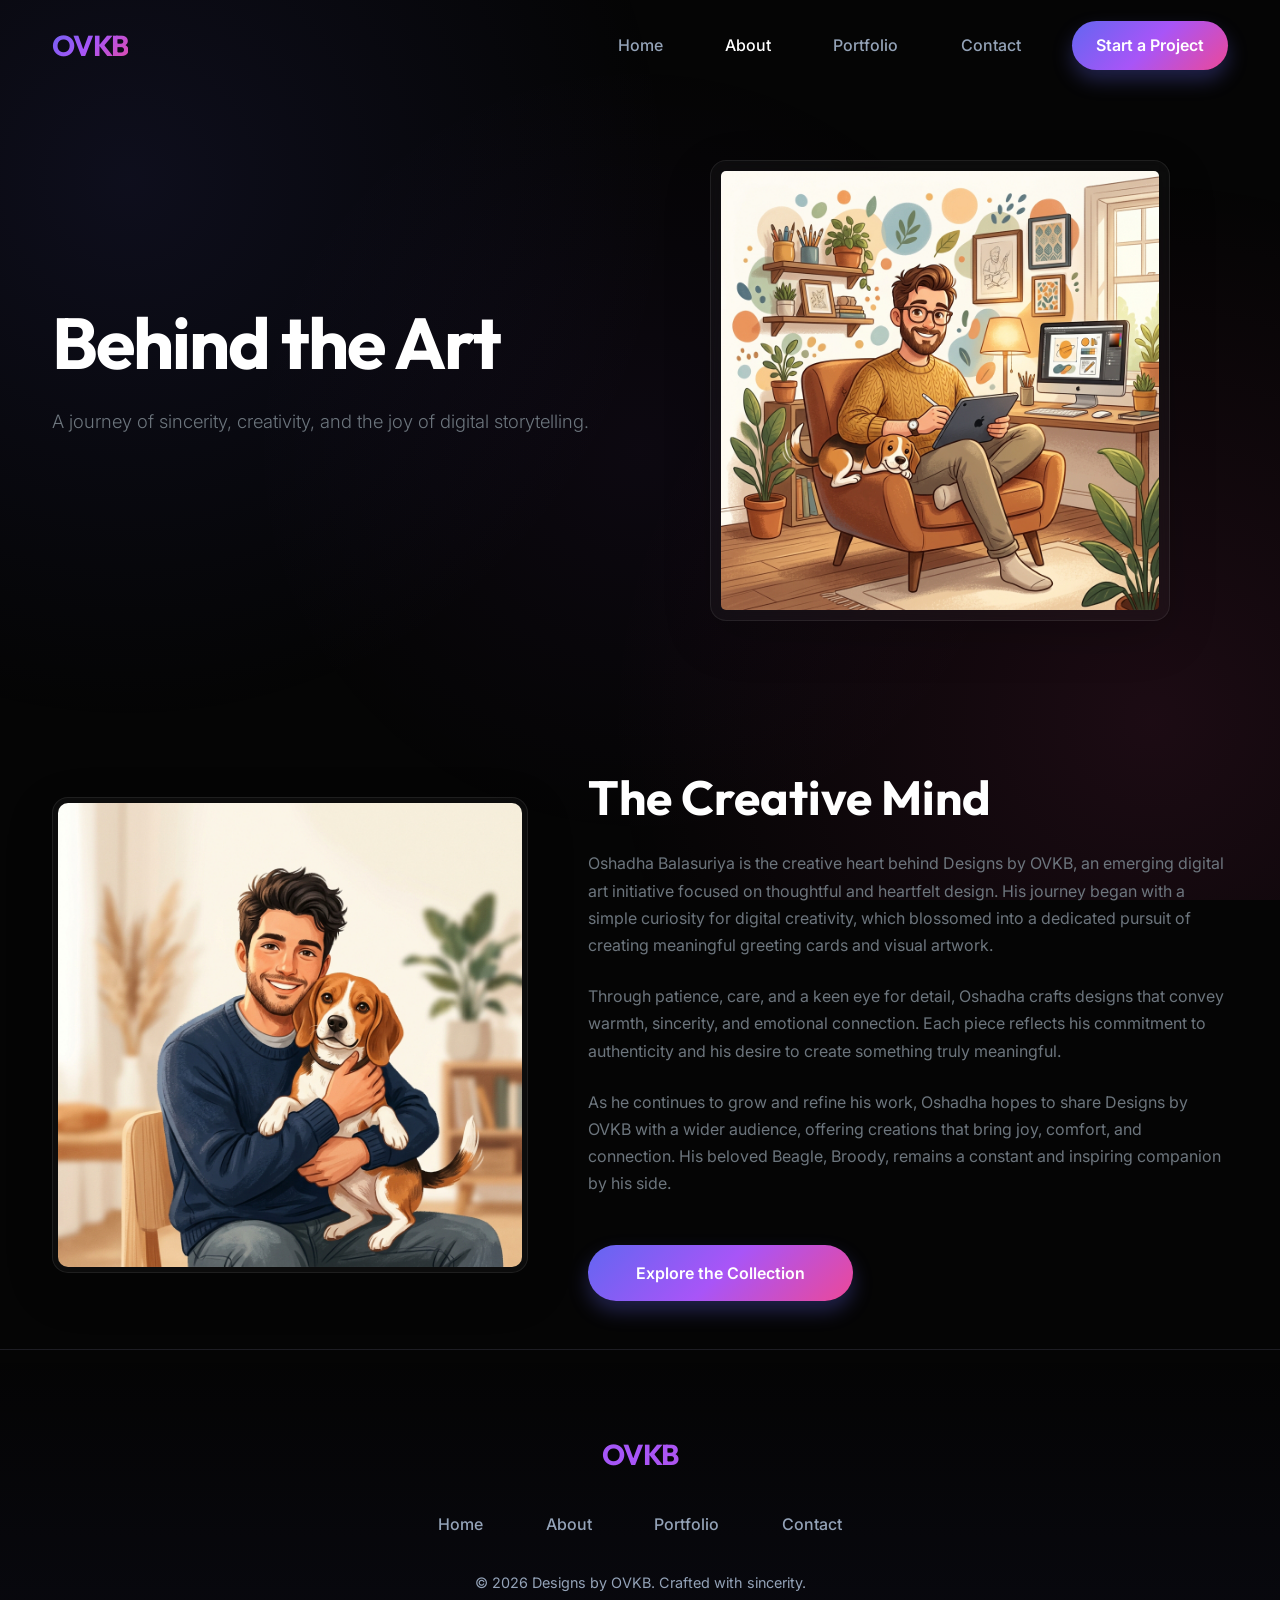
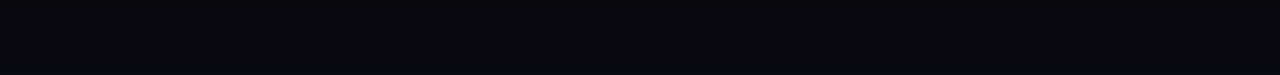
<file: about.html>
<!DOCTYPE html>
<html lang="en">
<head>
    <meta charset="UTF-8">
    <meta name="viewport" content="width=device-width, initial-scale=1.0">
    <link rel="icon" href="data:image/svg+xml,<svg xmlns=%22http://www.w3.org/2000/svg%22 viewBox=%220 0 100 100%22><text y=%22.9em%22 font-size=%2290%22>🎨</text></svg>">
    <title>About Us | Designs by OVKB</title>
    
    <!-- Bootstrap 5 & Google Fonts -->
    <link href="https://cdn.jsdelivr.net/npm/bootstrap@5.3.0/dist/css/bootstrap.min.css" rel="stylesheet">
    <link rel="preconnect" href="https://fonts.googleapis.com">
    <link rel="preconnect" href="https://fonts.gstatic.com" crossorigin>
    <link href="https://fonts.googleapis.com/css2?family=Outfit:wght@400;600;700&family=Inter:wght@300;400;500;600&display=swap" rel="stylesheet">
    
    <!-- Custom Styles -->
    <link rel="stylesheet" href="styles.css">
</head>
<body>
    <!-- Navbar -->
    <nav class="navbar navbar-expand-lg fixed-top py-3">
        <div class="container">
            <a href="index.html" class="navbar-brand logo">OVKB</a>
            <button class="navbar-toggler custom-toggler" type="button" data-bs-toggle="collapse" data-bs-target="#navbarNav">
                <span class="navbar-toggler-icon"></span>
            </button>
            <div class="collapse navbar-collapse" id="navbarNav">
                <ul class="navbar-nav ms-auto gap-lg-4 align-items-center">
                    <li class="nav-item"><a href="index.html" class="nav-link">Home</a></li>
                    <li class="nav-item"><a href="about.html" class="nav-link active">About</a></li>
                    <li class="nav-item"><a href="portfolio.html" class="nav-link">Portfolio</a></li>
                    <li class="nav-item"><a href="contact.html" class="nav-link">Contact</a></li>
                    <li class="nav-item ms-lg-2">
                        <a href="contact.html" class="btn btn-primary rounded-pill px-4 shine-effect">Start a Project</a>
                    </li>
                </ul>
            </div>
        </div>
    </nav>

    <header class="hero">
        <div class="container">
            <div class="row align-items-center gy-5">
                <div class="col-lg-6 reveal">
                    <h1 class="display-3 fw-bold mb-4">Behind the Art</h1>
                    <p class="lead text-secondary">A journey of sincerity, creativity, and the joy of digital storytelling.</p>
                </div>
                <div class="col-lg-6 reveal text-center">
                    <img src="about_v2.png" alt="About Art" class="img-fluid rounded-4 shadow-lg hero-img" style="max-width: 80%;">
                </div>
            </div>
        </div>
    </header>

    <section class="section py-5">
        <div class="container">
            <div class="row align-items-center gy-5">
                <div class="col-lg-5 reveal">
                    <div class="position-relative">
                        <img src="about.png" alt="Oshadha and Broody" class="img-fluid rounded-4 shadow-lg" style="border: 1px solid var(--glass-border); padding: 5px; background: var(--glass);">
                    </div>
                </div>
                <div class="col-lg-7 ps-lg-5 reveal">
                    <h2 class="display-5 fw-bold mb-4">The Creative Mind</h2>
                    <p class="text-secondary mb-4">Oshadha Balasuriya is the creative heart behind Designs by OVKB, an emerging digital art initiative focused on thoughtful and heartfelt design. His journey began with a simple curiosity for digital creativity, which blossomed into a dedicated pursuit of creating meaningful greeting cards and visual artwork.</p>
                    <p class="text-secondary mb-4">Through patience, care, and a keen eye for detail, Oshadha crafts designs that convey warmth, sincerity, and emotional connection. Each piece reflects his commitment to authenticity and his desire to create something truly meaningful.</p>
                    <p class="text-secondary mb-5">As he continues to grow and refine his work, Oshadha hopes to share Designs by OVKB with a wider audience, offering creations that bring joy, comfort, and connection. His beloved Beagle, Broody, remains a constant and inspiring companion by his side.</p>
                    <a href="portfolio.html" class="btn btn-primary rounded-pill px-5 py-3 shine-effect">Explore the Collection</a>
                </div>
            </div>
        </div>
    </section>

    <!-- Footer -->
    <footer class="footer">
        <div class="container text-center">
            <a href="index.html" class="logo d-block mb-4">OVKB</a>
            <div class="d-flex justify-content-center flex-wrap gap-4 mb-4">
                <a href="index.html" class="nav-link">Home</a>
                <a href="about.html" class="nav-link">About</a>
                <a href="portfolio.html" class="nav-link">Portfolio</a>
                <a href="contact.html" class="nav-link">Contact</a>
            </div>
            <p class="copyright mb-0">&copy; 2026 Designs by OVKB. Crafted with sincerity.</p>
        </div>
    </footer>

    <!-- Scripts -->
    <script src="https://cdn.jsdelivr.net/npm/bootstrap@5.3.0/dist/js/bootstrap.bundle.min.js"></script>
    <script src="app.js"></script>
</body>
</html>
</file>
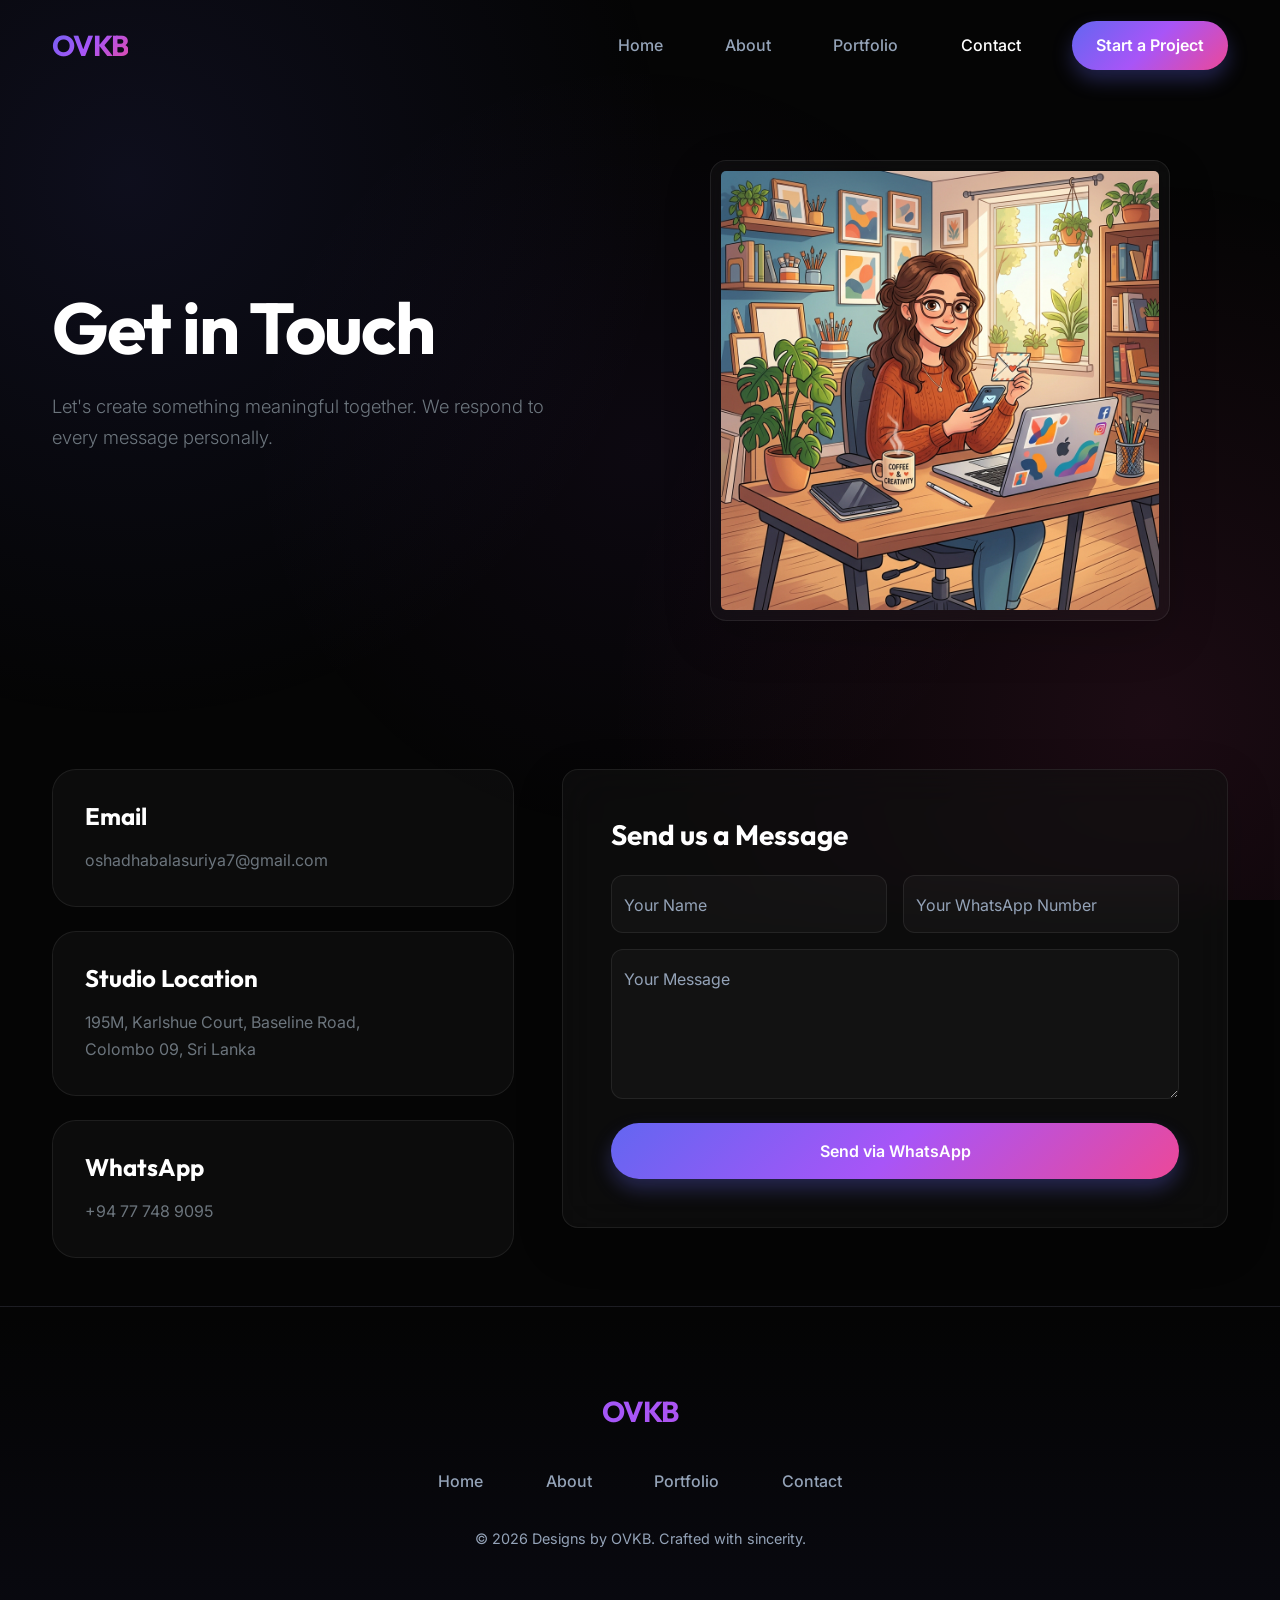
<file: contact.html>
<!DOCTYPE html>
<html lang="en">
<head>
    <meta charset="UTF-8">
    <meta name="viewport" content="width=device-width, initial-scale=1.0">
    <link rel="icon" href="data:image/svg+xml,<svg xmlns=%22http://www.w3.org/2000/svg%22 viewBox=%220 0 100 100%22><text y=%22.9em%22 font-size=%2290%22>🎨</text></svg>">
    <title>Contact Us | Designs by OVKB</title>
    
    <!-- Bootstrap 5 & Google Fonts -->
    <link href="https://cdn.jsdelivr.net/npm/bootstrap@5.3.0/dist/css/bootstrap.min.css" rel="stylesheet">
    <link rel="preconnect" href="https://fonts.googleapis.com">
    <link rel="preconnect" href="https://fonts.gstatic.com" crossorigin>
    <link href="https://fonts.googleapis.com/css2?family=Outfit:wght@400;600;700&family=Inter:wght@300;400;500;600&display=swap" rel="stylesheet">
    
    <!-- Custom Styles -->
    <link rel="stylesheet" href="styles.css">
</head>
<body>
    <!-- Navbar -->
    <nav class="navbar navbar-expand-lg fixed-top py-3">
        <div class="container">
            <a href="index.html" class="navbar-brand logo">OVKB</a>
            <button class="navbar-toggler custom-toggler" type="button" data-bs-toggle="collapse" data-bs-target="#navbarNav">
                <span class="navbar-toggler-icon"></span>
            </button>
            <div class="collapse navbar-collapse" id="navbarNav">
                <ul class="navbar-nav ms-auto gap-lg-4 align-items-center">
                    <li class="nav-item"><a href="index.html" class="nav-link">Home</a></li>
                    <li class="nav-item"><a href="about.html" class="nav-link">About</a></li>
                    <li class="nav-item"><a href="portfolio.html" class="nav-link">Portfolio</a></li>
                    <li class="nav-item"><a href="contact.html" class="nav-link active">Contact</a></li>
                    <li class="nav-item ms-lg-2">
                        <a href="contact.html" class="btn btn-primary rounded-pill px-4 shine-effect">Start a Project</a>
                    </li>
                </ul>
            </div>
        </div>
    </nav>

    <header class="hero">
        <div class="container">
            <div class="row align-items-center gy-5">
                <div class="col-lg-6 reveal">
                    <h1 class="display-3 fw-bold mb-4">Get in Touch</h1>
                    <p class="lead text-secondary">Let's create something meaningful together. We respond to every message personally.</p>
                </div>
                <div class="col-lg-6 reveal text-center">
                    <img src="contact_v2.png" alt="Contact Art" class="img-fluid rounded-4 shadow-lg hero-img" style="max-width: 80%;">
                </div>
            </div>
        </div>
    </header>

    <section class="section py-5">
        <div class="container">
            <div class="row g-5">
                <div class="col-lg-5 reveal">
                    <div class="contact-info-sidebar d-flex flex-column gap-4">
                        <div class="contact-card">
                            <h4 class="mb-3">Email</h4>
                            <p class="mb-0"><a href="mailto:oshadhabalasuriya7@gmail.com" class="text-secondary text-decoration-none">oshadhabalasuriya7@gmail.com</a></p>
                        </div>
                        <div class="contact-card">
                            <h4 class="mb-3">Studio Location</h4>
                            <p class="text-secondary mb-0">195M, Karlshue Court, Baseline Road,<br>Colombo 09, Sri Lanka</p>
                        </div>
                        <div class="contact-card">
                            <h4 class="mb-3">WhatsApp</h4>
                            <p class="mb-0"><a href="https://wa.me/94777489095" target="_blank" class="text-secondary text-decoration-none">+94 77 748 9095</a></p>
                        </div>
                    </div>
                </div>
                <div class="col-lg-7 reveal">
                    <div class="contact-form-container p-4 p-md-5 rounded-4 shadow-lg">
                        <h3 class="mb-4 fw-bold">Send us a Message</h3>
                        <form id="contact-form">
                            <div class="row g-3">
                                <div class="col-md-6">
                                    <div class="form-floating">
                                        <input type="text" class="form-control" id="name" placeholder="Your Name" required>
                                        <label for="name">Your Name</label>
                                    </div>
                                </div>
                                <div class="col-md-6">
                                    <div class="form-floating">
                                        <input type="tel" class="form-control" id="whatsapp" placeholder="WhatsApp Number" required>
                                        <label for="whatsapp">Your WhatsApp Number</label>
                                    </div>
                                </div>
                                <div class="col-12">
                                    <div class="form-floating">
                                        <textarea class="form-control" placeholder="Leave a message here" id="message" style="height: 150px" required></textarea>
                                        <label for="message">Your Message</label>
                                    </div>
                                </div>
                                <div class="col-12 mt-4">
                                    <button type="submit" class="btn btn-primary rounded-pill px-5 py-3 w-100 shine-effect">
                                        Send via WhatsApp
                                    </button>
                                </div>
                            </div>
                        </form>
                    </div>
                </div>
            </div>
        </div>
    </section>

    <!-- Footer -->
    <footer class="footer">
        <div class="container text-center">
            <a href="index.html" class="logo d-block mb-4">OVKB</a>
            <div class="d-flex justify-content-center flex-wrap gap-4 mb-4">
                <a href="index.html" class="nav-link">Home</a>
                <a href="about.html" class="nav-link">About</a>
                <a href="portfolio.html" class="nav-link">Portfolio</a>
                <a href="contact.html" class="nav-link">Contact</a>
            </div>
            <p class="copyright mb-0">&copy; 2026 Designs by OVKB. Crafted with sincerity.</p>
        </div>
    </footer>

    <!-- Scripts -->
    <script src="https://cdn.jsdelivr.net/npm/bootstrap@5.3.0/dist/js/bootstrap.bundle.min.js"></script>
    <script src="app.js"></script>
</body>
</html>
</file>
<file: styles.css>
:root {
    --primary: #ffffff;
    --secondary: #94a3b8;
    --accent: #6366f1;
    --accent-gradient: linear-gradient(135deg, #6366f1 0%, #a855f7 50%, #ec4899 100%);
    --accent-light: rgba(99, 102, 241, 0.15);
    --background: #050505;
    --surface: rgba(17, 17, 17, 0.6);
    --surface-light: rgba(26, 26, 26, 0.8);
    --text: #f8fafc;
    --text-muted: #94a3b8;
    --white: #ffffff;
    --shadow-sm: 0 2px 4px rgba(0,0,0,0.3);
    --shadow-md: 0 10px 30px rgba(0,0,0,0.5);
    --shadow-lg: 0 20px 40px rgba(0,0,0,0.6);
    --transition: all 0.4s cubic-bezier(0.165, 0.84, 0.44, 1);
    --border-radius: 24px;
    --glass: rgba(255, 255, 255, 0.03);
    --glass-border: rgba(255, 255, 255, 0.08);
}

* {
    margin: 0;
    padding: 0;
    box-sizing: border-box;
}

html {
    scroll-behavior: smooth;
}

body {
    font-family: 'Inter', sans-serif;
    line-height: 1.7;
    color: var(--text);
    background-color: var(--background);
    overflow-x: hidden;
    position: relative;
}

/* Custom Scrollbar */
::-webkit-scrollbar {
    width: 10px;
}

::-webkit-scrollbar-track {
    background: var(--background);
}

::-webkit-scrollbar-thumb {
    background: var(--surface-light);
    border-radius: 10px;
    border: 2px solid var(--background);
}

::-webkit-scrollbar-thumb:hover {
    background: var(--accent);
}

/* Animated Colorful Background */
body::before {
    content: '';
    position: fixed;
    top: 0;
    left: 0;
    width: 100%;
    height: 100%;
    background: 
        radial-gradient(circle at 10% 20%, rgba(99, 102, 241, 0.1) 0%, transparent 40%),
        radial-gradient(circle at 90% 80%, rgba(236, 72, 153, 0.1) 0%, transparent 40%),
        radial-gradient(circle at 50% 50%, rgba(168, 85, 247, 0.05) 0%, transparent 50%);
    z-index: -1;
    animation: bgMove 25s ease-in-out infinite alternate;
}

@keyframes bgMove {
    0% { transform: scale(1) translate(0, 0); }
    100% { transform: scale(1.15) translate(3%, 3%); }
}

h1, h2, h3, h4, h5, .logo {
    font-family: 'Outfit', sans-serif;
    color: var(--primary);
    font-weight: 700;
}

.container {
    max-width: 1200px;
}

/* Global Overrides */
.bg-white, .bg-light {
    background-color: transparent !important;
}

.text-muted {
    color: var(--text-muted) !important;
}

.btn-primary {
    background: var(--accent-gradient);
    border: none;
    padding: 0.8rem 2rem;
    font-weight: 600;
    box-shadow: 0 10px 20px rgba(99, 102, 241, 0.3);
    transition: var(--transition);
}

.btn-primary:hover {
    transform: translateY(-3px);
    box-shadow: 0 15px 30px rgba(99, 102, 241, 0.4);
    filter: brightness(1.1);
}

.btn-outline-dark {
    border-color: var(--glass-border);
    color: var(--primary);
    background: var(--glass);
    backdrop-filter: blur(10px);
}

.btn-outline-dark:hover {
    background: var(--primary);
    color: var(--background);
    border-color: var(--primary);
}

/* Navbar */
.navbar {
    background: transparent !important;
    transition: var(--transition);
    z-index: 1000;
    padding: 1.5rem 0;
}

.navbar.scrolled {
    background: rgba(5, 5, 5, 0.7) !important;
    backdrop-filter: saturate(180%) blur(20px);
    padding: 1rem 0;
    border-bottom: 1px solid var(--glass-border) !important;
}

.nav-link {
    color: var(--secondary) !important;
    font-weight: 500;
    transition: var(--transition);
    padding: 0.5rem 1.2rem !important;
    position: relative;
}

.nav-link:hover, .nav-link.active {
    color: var(--white) !important;
}

.logo {
    font-size: 1.8rem;
    letter-spacing: -1px;
    background: var(--accent-gradient);
    -webkit-background-clip: text;
    -webkit-text-fill-color: transparent;
    transition: var(--transition);
    font-weight: 700;
}

.logo:hover {
    transform: scale(1.05);
}

/* Mobile Navbar Styling */
@media (max-width: 991.98px) {
    .navbar {
        background: rgba(5, 5, 5, 0.9) !important;
        backdrop-filter: blur(20px);
        padding: 1rem 0;
    }

    .navbar-collapse {
        background: var(--surface);
        margin-top: 1rem;
        padding: 1.5rem;
        border-radius: var(--border-radius);
        border: 1px solid var(--glass-border);
        box-shadow: var(--shadow-lg);
    }

    .nav-link {
        padding: 0.8rem 0 !important;
        border-bottom: 1px solid rgba(255, 255, 255, 0.05);
    }

    .nav-link:last-child {
        border-bottom: none;
    }
}

.custom-toggler {
    border: none !important;
    padding: 0;
}

.custom-toggler:focus {
    box-shadow: none !important;
}

.navbar-toggler-icon {
    background-image: url("data:image/svg+xml,%3csvg xmlns='http://www.w3.org/2000/svg' viewBox='0 0 30 30'%3e%3cpath stroke='rgba%28255, 255, 255, 0.7%29' stroke-linecap='round' stroke-miterlimit='10' stroke-width='2' d='M4 7h22M4 15h22M4 23h22'/%3e%3c/svg%3e") !important;
}

/* Hero Section */
.hero {
    padding: 160px 0 100px;
    position: relative;
}

.hero h1 {
    font-size: clamp(2.5rem, 6vw, 4.5rem);
    line-height: 1.1;
    margin-bottom: 1.5rem;
    letter-spacing: -2px;
}

.hero p {
    font-size: 1.15rem;
    color: var(--secondary);
    max-width: 540px;
    margin-bottom: 2.5rem;
}

.hero-img {
    border: 1px solid var(--glass-border);
    padding: 10px;
    background: var(--glass);
    backdrop-filter: blur(10px);
    animation: float 6s ease-in-out infinite;
}

@keyframes float {
    0%, 100% { transform: translateY(0); }
    50% { transform: translateY(-20px); }
}

/* Portfolio Grid */
.graphics-grid {
    display: grid;
    grid-template-columns: repeat(auto-fill, minmax(300px, 1fr));
    gap: 2.5rem;
    padding: 2rem 0;
}

.graphic-card {
    background: var(--surface);
    border: 1px solid var(--glass-border);
    border-radius: var(--border-radius);
    overflow: hidden;
    transition: var(--transition);
    position: relative;
    backdrop-filter: blur(10px);
}

.graphic-card:hover {
    transform: translateY(-12px);
    border-color: var(--accent);
    box-shadow: var(--shadow-lg);
}

.graphic-card img {
    width: 100%;
    height: 350px;
    object-fit: cover;
    transition: var(--transition);
}

.graphic-card:hover img {
    transform: scale(1.05);
}

.graphic-overlay {
    position: absolute;
    bottom: 0;
    left: 0;
    right: 0;
    padding: 2rem;
    background: linear-gradient(to top, rgba(0,0,0,0.9), transparent);
    transform: translateY(20px);
    opacity: 0;
    transition: var(--transition);
}

.graphic-card:hover .graphic-overlay {
    transform: translateY(0);
    opacity: 1;
}

.graphic-overlay h3 {
    font-size: 1.25rem;
    margin-bottom: 1rem;
}

/* Filters */
.filter-btn {
    padding: 0.6rem 1.5rem;
    border-radius: 50px;
    background: var(--glass);
    color: var(--secondary);
    border: 1px solid var(--glass-border);
    font-size: 0.9rem;
    font-weight: 500;
    transition: var(--transition);
}

.filter-btn:hover {
    background: rgba(255,255,255,0.05);
    color: var(--primary);
}

.filter-btn.active {
    background: var(--accent-gradient);
    color: white;
    border: none;
    box-shadow: 0 5px 15px rgba(99, 102, 241, 0.3);
}

/* Modal */
.video-modal {
    position: fixed;
    top: 0;
    left: 0;
    width: 100%;
    height: 100%;
    background: rgba(0,0,0,0.95);
    z-index: 2000;
    display: none;
    align-items: center;
    justify-content: center;
    padding: 20px;
    backdrop-filter: blur(10px);
}

.video-container {
    width: 100%;
    max-width: 900px;
    position: relative;
}

.close-modal {
    position: absolute;
    top: -50px;
    right: 0;
    font-size: 2.5rem;
    color: white;
    cursor: pointer;
    transition: var(--transition);
}

.close-modal:hover {
    transform: rotate(90deg);
    color: var(--accent);
}

/* Footer */
.footer {
    border-top: 1px solid var(--glass-border);
    padding: 80px 0;
    background: linear-gradient(to bottom, transparent, rgba(99, 102, 241, 0.05));
}

.copyright {
    color: var(--text-muted);
    font-size: 0.9rem;
}

/* Contact Page Enhancements */
.contact-card {
    background: var(--surface);
    border: 1px solid var(--glass-border);
    border-radius: var(--border-radius);
    padding: 2rem;
    transition: var(--transition);
}

.contact-card:hover {
    border-color: var(--accent);
}

.contact-form-container {
    background: var(--surface) !important;
    border: 1px solid var(--glass-border);
    backdrop-filter: blur(20px);
}

.form-control {
    background: rgba(255,255,255,0.03);
    border: 1px solid var(--glass-border);
    color: white;
    border-radius: 12px;
    padding: 1rem;
}

.form-control:focus {
    background: rgba(255,255,255,0.05);
    border-color: var(--accent);
    color: white;
    box-shadow: none;
}

.form-floating label {
    color: var(--text-muted);
}

/* Shine Effect */
.shine-effect {
    position: relative;
    overflow: hidden;
}

.shine-effect::after {
    content: '';
    position: absolute;
    top: -50%;
    left: -60%;
    width: 20%;
    height: 200%;
    background: rgba(255, 255, 255, 0.2);
    transform: rotate(30deg);
    transition: none;
}

.shine-effect:hover::after {
    left: 120%;
    transition: all 0.6s ease;
}

/* Reveal Animations */
.reveal {
    opacity: 0;
    transform: translateY(30px);
    transition: all 0.8s cubic-bezier(0.165, 0.84, 0.44, 1);
}

.reveal-visible {
    opacity: 1;
    transform: translateY(0);
}

@media (max-width: 992px) {
    .hero {
        text-align: center;
        padding-top: 120px;
    }
    
    .hero p {
        margin-left: auto;
        margin-right: auto;
    }
    
    .navbar-collapse {
        background: rgba(10, 10, 10, 0.98);
        margin-top: 1rem;
        padding: 2rem;
        border-radius: var(--border-radius);
        border: 1px solid var(--glass-border);
        backdrop-filter: blur(20px);
    }
}

/* General Mobile Adjustments */
@media (max-width: 768px) {
    .hero {
        padding: 120px 0 60px;
        text-align: center;
    }
    
    .hero h1 {
        font-size: 2.8rem;
    }

    .hero p {
        margin-left: auto;
        margin-right: auto;
    }

    .section {
        padding: 60px 0;
    }

    .graphics-grid {
        grid-template-columns: 1fr;
        gap: 1.5rem;
    }
}
</file>
